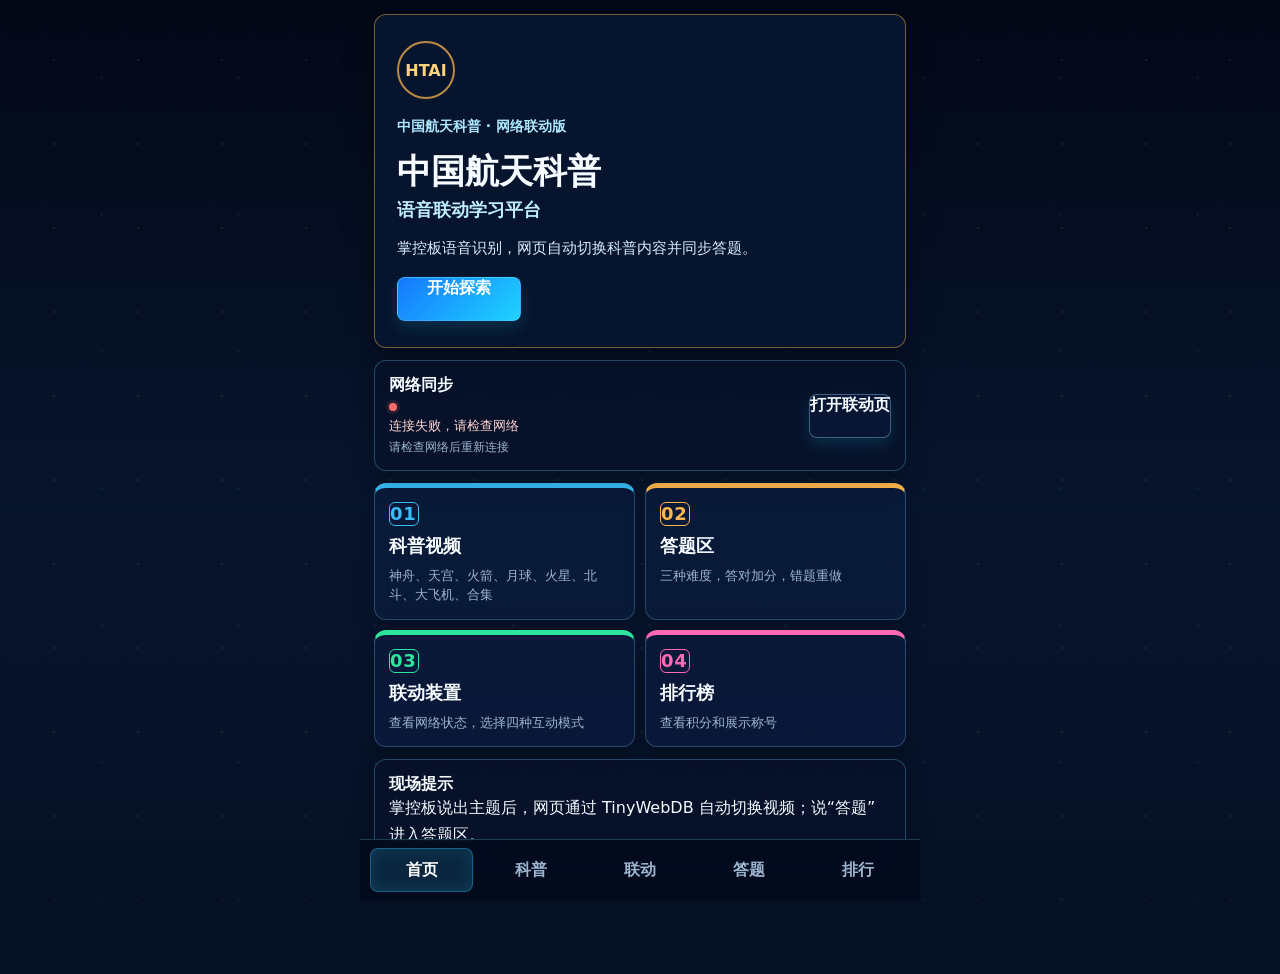
<file: index.html>
﻿<!doctype html>
<html lang="zh-CN">
<head>
  <meta charset="utf-8" />
  <meta name="viewport" content="width=device-width, initial-scale=1, viewport-fit=cover" />
  <title>航天AI讲解机</title>
  <link rel="stylesheet" href="assets/app.css?v=ui6" />
  <script src="assets/app-data.js?v=remote6" defer></script>
  <script src="assets/app-common.js?v=ui6" defer></script>
</head>
<body data-page="home">
  <main class="app-page home-page">
    <section class="home-hero">
      <div class="orbit-mark" aria-hidden="true">HTAI</div>
      <p class="eyebrow">中国航天科普 · 网络联动版</p>
      <h1>中国航天科普</h1>
      <p class="hero-subtitle">语音联动学习平台</p>
      <p class="hero-copy">掌控板语音识别，网页自动切换科普内容并同步答题。</p>
      <a class="button hero-action" href="science.html?v=network5">开始探索</a>
    </section>

    <section class="bt-card compact" data-network-panel>
      <div>
        <strong>网络同步</strong>
        <span class="status-line"><i class="status-dot" aria-hidden="true"></i><span id="cloudStatus" aria-live="polite">连接中</span></span>
        <small id="cloudSyncTime" class="sync-time">尚未同步</small>
      </div>
      <a class="button secondary" href="device.html?v=network5">打开联动页</a>
    </section>

    <section class="entry-grid" aria-label="首页入口">
      <a class="entry-card science" href="science.html?v=network5">
        <span class="entry-icon" aria-hidden="true">01</span>
        <span>科普视频</span>
        <small>神舟、天宫、火箭、月球、火星、北斗、大飞机、合集</small>
      </a>
      <a class="entry-card quiz" href="quiz.html?v=network5&mode=dati">
        <span class="entry-icon" aria-hidden="true">02</span>
        <span>答题区</span>
        <small>三种难度，答对加分，错题重做</small>
      </a>
      <a class="entry-card device" href="device.html?v=network5">
        <span class="entry-icon" aria-hidden="true">03</span>
        <span>联动装置</span>
        <small>查看网络状态，选择四种互动模式</small>
      </a>
      <a class="entry-card rank" href="rank.html">
        <span class="entry-icon" aria-hidden="true">04</span>
        <span>排行榜</span>
        <small>查看积分和展示称号</small>
      </a>
    </section>

    <section class="tip-card">
      <strong>现场提示</strong>
      <p>掌控板说出主题后，网页通过 TinyWebDB 自动切换视频；说“答题”进入答题区。</p>
    </section>
  </main>

  <nav class="bottom-nav" aria-label="底部导航">
    <a class="active" href="index.html">首页</a>
    <a href="science.html?v=network5">科普</a>
    <a href="device.html?v=network5">联动</a>
    <a href="quiz.html?v=network5&mode=dati">答题</a>
    <a href="rank.html">排行</a>
  </nav>
</body>
</html>
</file>
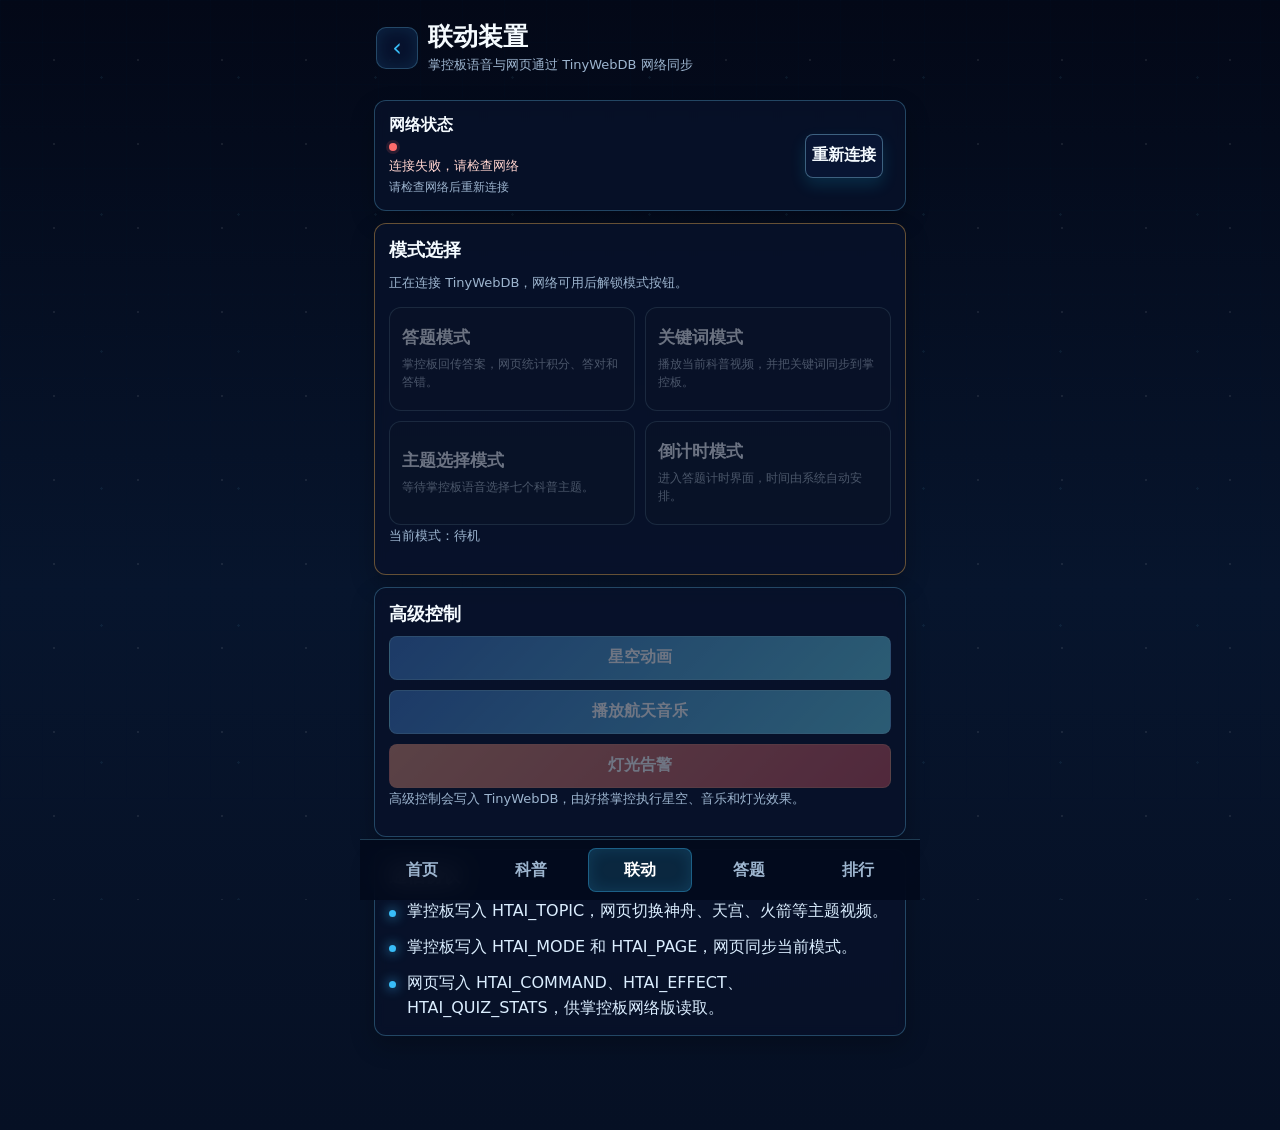
<file: device.html>
<!doctype html>
<html lang="zh-CN">
<head>
  <meta charset="utf-8" />
  <meta name="viewport" content="width=device-width, initial-scale=1, viewport-fit=cover" />
  <meta http-equiv="Cache-Control" content="no-store, no-cache, must-revalidate" />
  <meta http-equiv="Pragma" content="no-cache" />
  <meta http-equiv="Expires" content="0" />
  <title>联动装置</title>
  <link rel="stylesheet" href="assets/app.css?v=ui6" />
  <script src="assets/app-data.js?v=remote6" defer></script>
  <script src="assets/app-common.js?v=ui6" defer></script>
  <script src="assets/device.js?v=ui6" defer></script>
</head>
<body data-page="device">
  <main class="app-page">
    <header class="topbar">
      <a class="back" href="index.html" aria-label="返回首页">‹</a>
      <div class="title-wrap">
        <h1>联动装置</h1>
        <div class="subtitle">掌控板语音与网页通过 TinyWebDB 网络同步</div>
      </div>
    </header>

    <section class="bt-card" data-network-panel>
      <div>
        <strong>网络状态</strong>
        <span class="status-line"><i class="status-dot" aria-hidden="true"></i><span id="cloudStatus" aria-live="polite">连接中</span></span>
        <small id="cloudSyncTime" class="sync-time">尚未同步</small>
      </div>
      <button id="cloudRefresh" class="secondary" type="button" aria-label="重新连接 TinyWebDB">重新连接</button>
    </section>

    <section class="panel mode-panel">
      <h2>模式选择</h2>
      <p class="muted" id="modeHint">网络同步正常后解锁，网络不可用时模式按钮暂不可用。</p>
      <div class="mode-grid">
        <button class="mode-button" data-mode="dati" type="button">
          <span>答题模式</span>
          <small>掌控板回传答案，网页统计积分、答对和答错。</small>
        </button>
        <button class="mode-button" data-mode="keyword" type="button">
          <span>关键词模式</span>
          <small>播放当前科普视频，并把关键词同步到掌控板。</small>
        </button>
        <button class="mode-button" data-mode="theme" type="button">
          <span>主题选择模式</span>
          <small>等待掌控板语音选择七个科普主题。</small>
        </button>
        <button class="mode-button" data-mode="countdown" type="button">
          <span>倒计时模式</span>
          <small>进入答题计时界面，时间由系统自动安排。</small>
        </button>
      </div>
      <p class="muted" id="currentModeText">当前模式：待机</p>
    </section>

    <section class="panel">
      <h2>高级控制</h2>
      <div class="remote-grid">
        <button data-send-command="STAR" type="button">星空动画</button>
        <button data-send-command="MUSIC" type="button">播放航天音乐</button>
        <button class="warn" data-send-command="WARN" type="button">灯光告警</button>
      </div>
      <p class="muted">高级控制会写入 TinyWebDB，由好搭掌控执行星空、音乐和灯光效果。</p>
    </section>

    <section class="panel">
      <h2>通信协议</h2>
      <ul class="list">
        <li>掌控板写入 HTAI_TOPIC，网页切换神舟、天宫、火箭等主题视频。</li>
        <li>掌控板写入 HTAI_MODE 和 HTAI_PAGE，网页同步当前模式。</li>
        <li>网页写入 HTAI_COMMAND、HTAI_EFFECT、HTAI_QUIZ_STATS，供掌控板网络版读取。</li>
      </ul>
    </section>
  </main>

  <div class="toast" id="toast" hidden></div>
  <nav class="bottom-nav" aria-label="底部导航">
    <a href="index.html">首页</a>
    <a href="science.html?v=network5">科普</a>
    <a class="active" href="device.html?v=network5">联动</a>
    <a href="quiz.html?v=network5&mode=dati">答题</a>
    <a href="rank.html">排行</a>
  </nav>
</body>
</html>
</file>
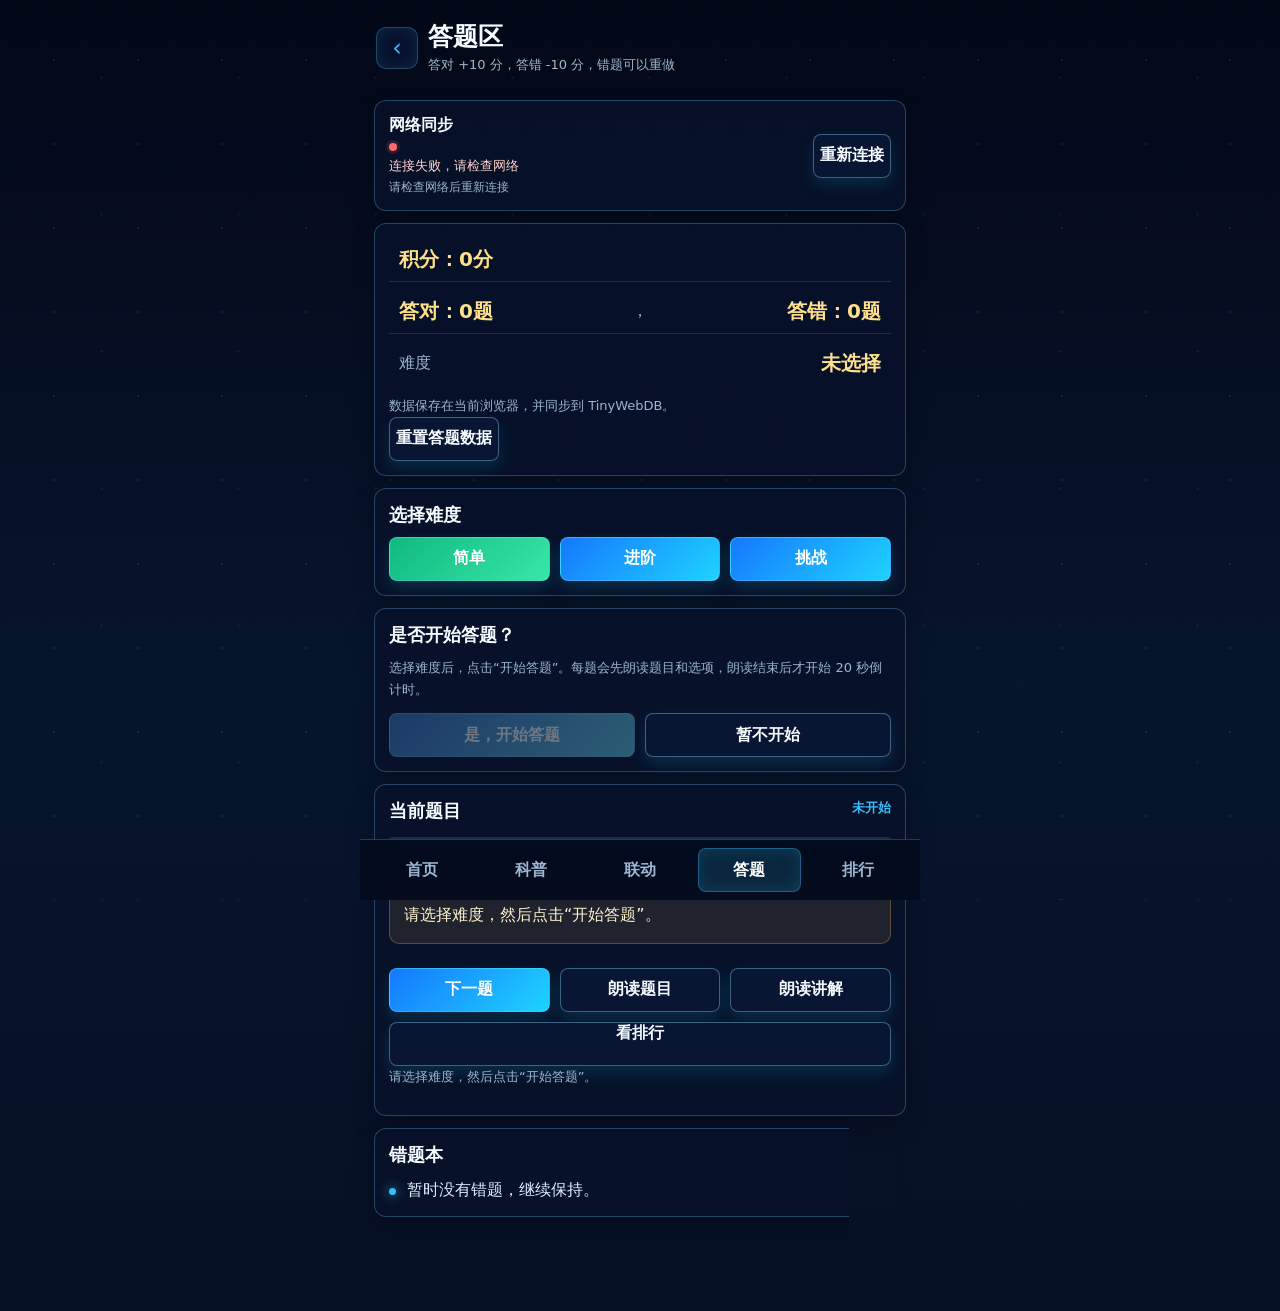
<file: quiz.html>
﻿<!doctype html>
<html lang="zh-CN">
<head>
  <meta charset="utf-8" />
  <meta name="viewport" content="width=device-width, initial-scale=1, viewport-fit=cover" />
  <title>答题区</title>
  <link rel="stylesheet" href="assets/app.css?v=ui7" />
  <script src="assets/app-data.js?v=remote6" defer></script>
  <script src="assets/app-common.js?v=ui6" defer></script>
  <script src="assets/quiz.js?v=ui7" defer></script>
</head>
<body data-page="quiz">
  <main class="app-page">
    <header class="topbar">
      <a class="back" href="index.html" aria-label="返回首页">‹</a>
      <div class="title-wrap">
        <h1>答题区</h1>
        <div class="subtitle">答对 +10 分，答错 -10 分，错题可以重做</div>
      </div>
    </header>

    <section class="bt-card compact" data-network-panel>
      <div>
        <strong>网络同步</strong>
        <span class="status-line"><i class="status-dot" aria-hidden="true"></i><span id="cloudStatus" aria-live="polite">连接中</span></span>
        <small id="cloudSyncTime" class="sync-time">尚未同步</small>
      </div>
      <button id="cloudRefresh" class="secondary" type="button" aria-label="重新连接 TinyWebDB">重新连接</button>
    </section>

    <section class="panel">
      <div class="quiz-stats" aria-label="答题统计">
        <div><strong id="scoreText">积分：0分</strong></div>
        <div>
          <strong id="correctText">答对：0题</strong><span class="stats-separator">，</span><strong id="wrongText">答错：0题</strong>
        </div>
        <div><span>难度</span><strong id="levelText">未选择</strong></div>
      </div>
      <p class="muted stats-note">数据保存在当前浏览器，并同步到 TinyWebDB。</p>
      <button id="resetQuiz" class="secondary" type="button">重置答题数据</button>
    </section>

    <section class="panel">
      <h2>选择难度</h2>
      <div class="quiz-grid" id="levelGrid">
        <button class="active" data-level="easy" type="button">简单</button>
        <button data-level="normal" type="button">进阶</button>
        <button data-level="hard" type="button">挑战</button>
      </div>
    </section>

    <section class="panel" id="startPanel">
      <h2>是否开始答题？</h2>
      <p class="muted">选择难度后，点击“开始答题”。每题会先朗读题目和选项，朗读结束后才开始 20 秒倒计时。</p>
      <div class="button-row two">
        <button id="startQuiz" type="button">是，开始答题</button>
        <button id="pauseQuiz" class="secondary" type="button">暂不开始</button>
      </div>
    </section>

    <section class="panel">
      <div class="quiz-progress-head">
        <h2>当前题目</h2>
        <strong id="questionProgress">第 1 / 30 题</strong>
      </div>
      <div class="progress-track" aria-hidden="true"><span id="quizProgressBar"></span></div>
    </section>

    <section class="panel">
      <div class="question-box" id="questionText">准备出题...</div>
      <div class="choice-grid" id="choiceGrid"></div>
      <div class="button-row">
        <button id="nextQuestion" type="button">下一题</button>
        <button id="speakQuestion" class="secondary" type="button">朗读题目</button>
        <button id="speakExplain" class="secondary" type="button">朗读讲解</button>
        <a class="button secondary" href="rank.html">看排行</a>
      </div>
      <p class="muted" id="quizNotice" aria-live="polite">请选择一个答案。</p>
      <div class="answer-explanation" id="answerExplanation" hidden></div>
      <section class="quiz-summary" id="quizSummary" hidden aria-live="polite"></section>
    </section>

    <section class="panel">
      <h2>错题本</h2>
      <ul class="list" id="wrongList"></ul>
    </section>
  </main>

  <div class="toast" id="toast" hidden></div>
  <nav class="bottom-nav" aria-label="底部导航">
    <a href="index.html">首页</a>
    <a href="science.html?v=network5">科普</a>
    <a href="device.html?v=network5">联动</a>
    <a class="active" href="quiz.html?v=network5&mode=dati">答题</a>
    <a href="rank.html">排行</a>
  </nav>
</body>
</html>
</file>
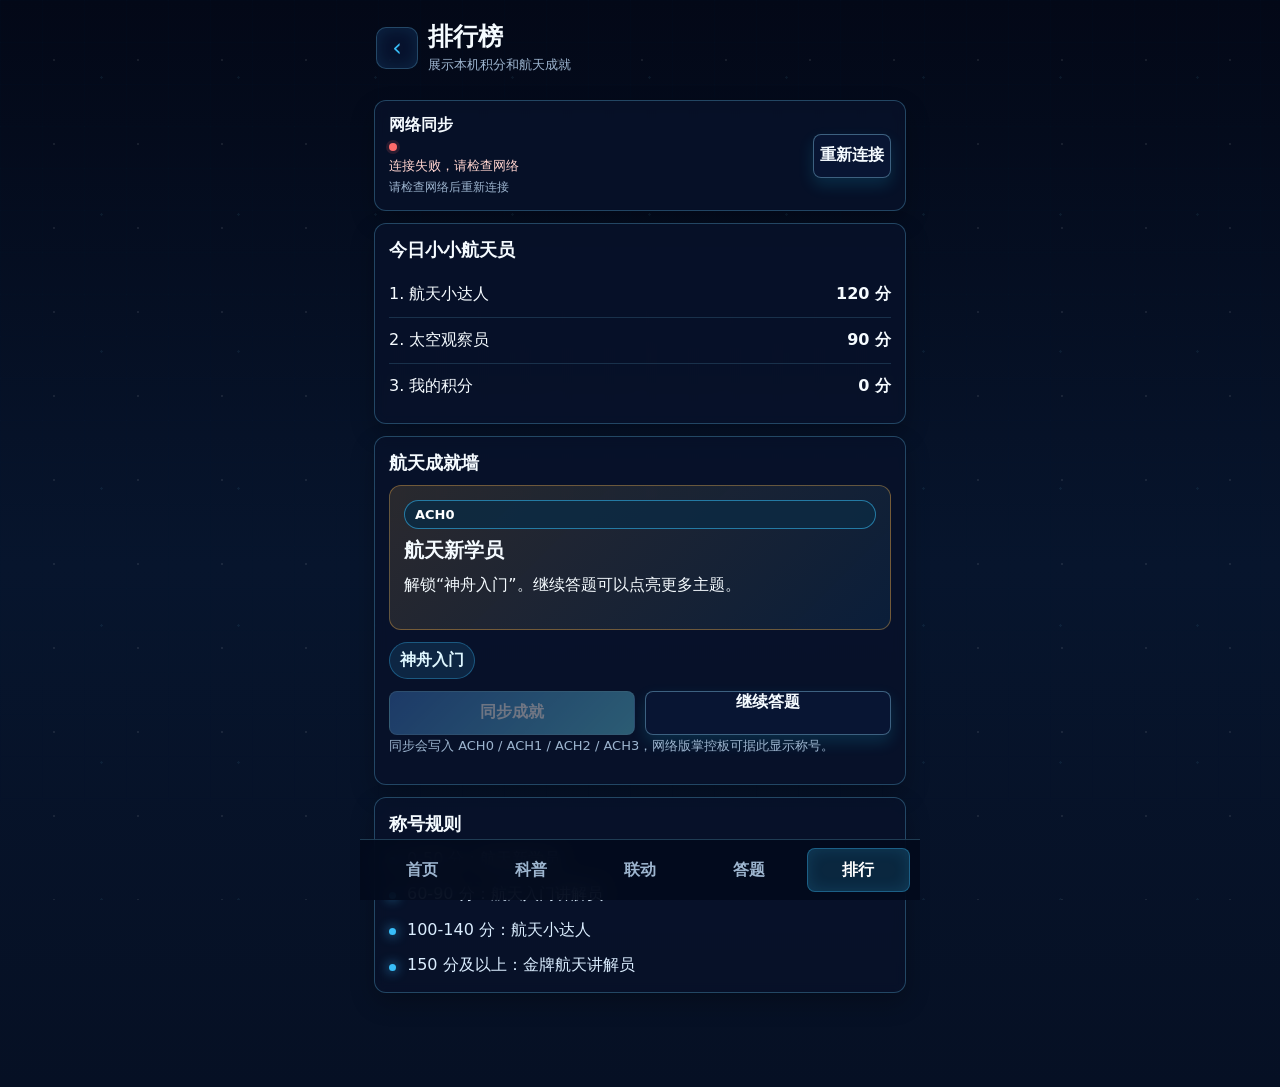
<file: rank.html>
<!doctype html>
<html lang="zh-CN">
<head>
  <meta charset="utf-8" />
  <meta name="viewport" content="width=device-width, initial-scale=1, viewport-fit=cover" />
  <title>排行榜</title>
  <link rel="stylesheet" href="assets/app.css?v=ui6" />
  <script src="assets/app-data.js?v=remote6" defer></script>
  <script src="assets/app-common.js?v=ui6" defer></script>
  <script src="assets/rank.js?v=ui6" defer></script>
</head>
<body data-page="rank">
  <main class="app-page">
    <header class="topbar">
      <a class="back" href="index.html" aria-label="返回首页">‹</a>
      <div class="title-wrap">
        <h1>排行榜</h1>
        <div class="subtitle">展示本机积分和航天成就</div>
      </div>
    </header>

    <section class="bt-card compact" data-network-panel>
      <div>
        <strong>网络同步</strong>
        <span class="status-line"><i class="status-dot" aria-hidden="true"></i><span id="cloudStatus" aria-live="polite">连接中</span></span>
        <small id="cloudSyncTime" class="sync-time">尚未同步</small>
      </div>
      <button id="cloudRefresh" class="secondary" type="button" aria-label="重新连接 TinyWebDB">重新连接</button>
    </section>

    <section class="panel">
      <h2>今日小小航天员</h2>
      <div class="rank-item"><span>1. 航天小达人</span><strong>120 分</strong></div>
      <div class="rank-item"><span>2. 太空观察员</span><strong>90 分</strong></div>
      <div class="rank-item"><span>3. 我的积分</span><strong id="myScore">0 分</strong></div>
    </section>

    <section class="panel achievement-wall">
      <h2>航天成就墙</h2>
      <div class="achievement-card">
        <span class="badge" id="achievementLevel">ACH0</span>
        <strong id="achievementTitle">航天新学员</strong>
        <p id="achievementDesc">解锁“神舟入门”。继续答题可以点亮更多主题。</p>
      </div>
      <div class="tag-grid" id="achievementTags"></div>
      <div class="button-row two">
        <button id="syncAchievement" type="button">同步成就</button>
        <a class="button secondary" href="quiz.html">继续答题</a>
      </div>
      <p class="muted">同步会写入 ACH0 / ACH1 / ACH2 / ACH3，网络版掌控板可据此显示称号。</p>
    </section>

    <section class="panel">
      <h2>称号规则</h2>
      <ul class="list">
        <li>0-50 分：航天新学员</li>
        <li>60-90 分：航天入门讲解员</li>
        <li>100-140 分：航天小达人</li>
        <li>150 分及以上：金牌航天讲解员</li>
      </ul>
    </section>
  </main>

  <div class="toast" id="toast" hidden></div>
  <nav class="bottom-nav" aria-label="底部导航">
    <a href="index.html">首页</a>
    <a href="science.html?v=network5">科普</a>
    <a href="device.html?v=network5">联动</a>
    <a href="quiz.html?v=network5&mode=dati">答题</a>
    <a class="active" href="rank.html">排行</a>
  </nav>
</body>
</html>
</file>
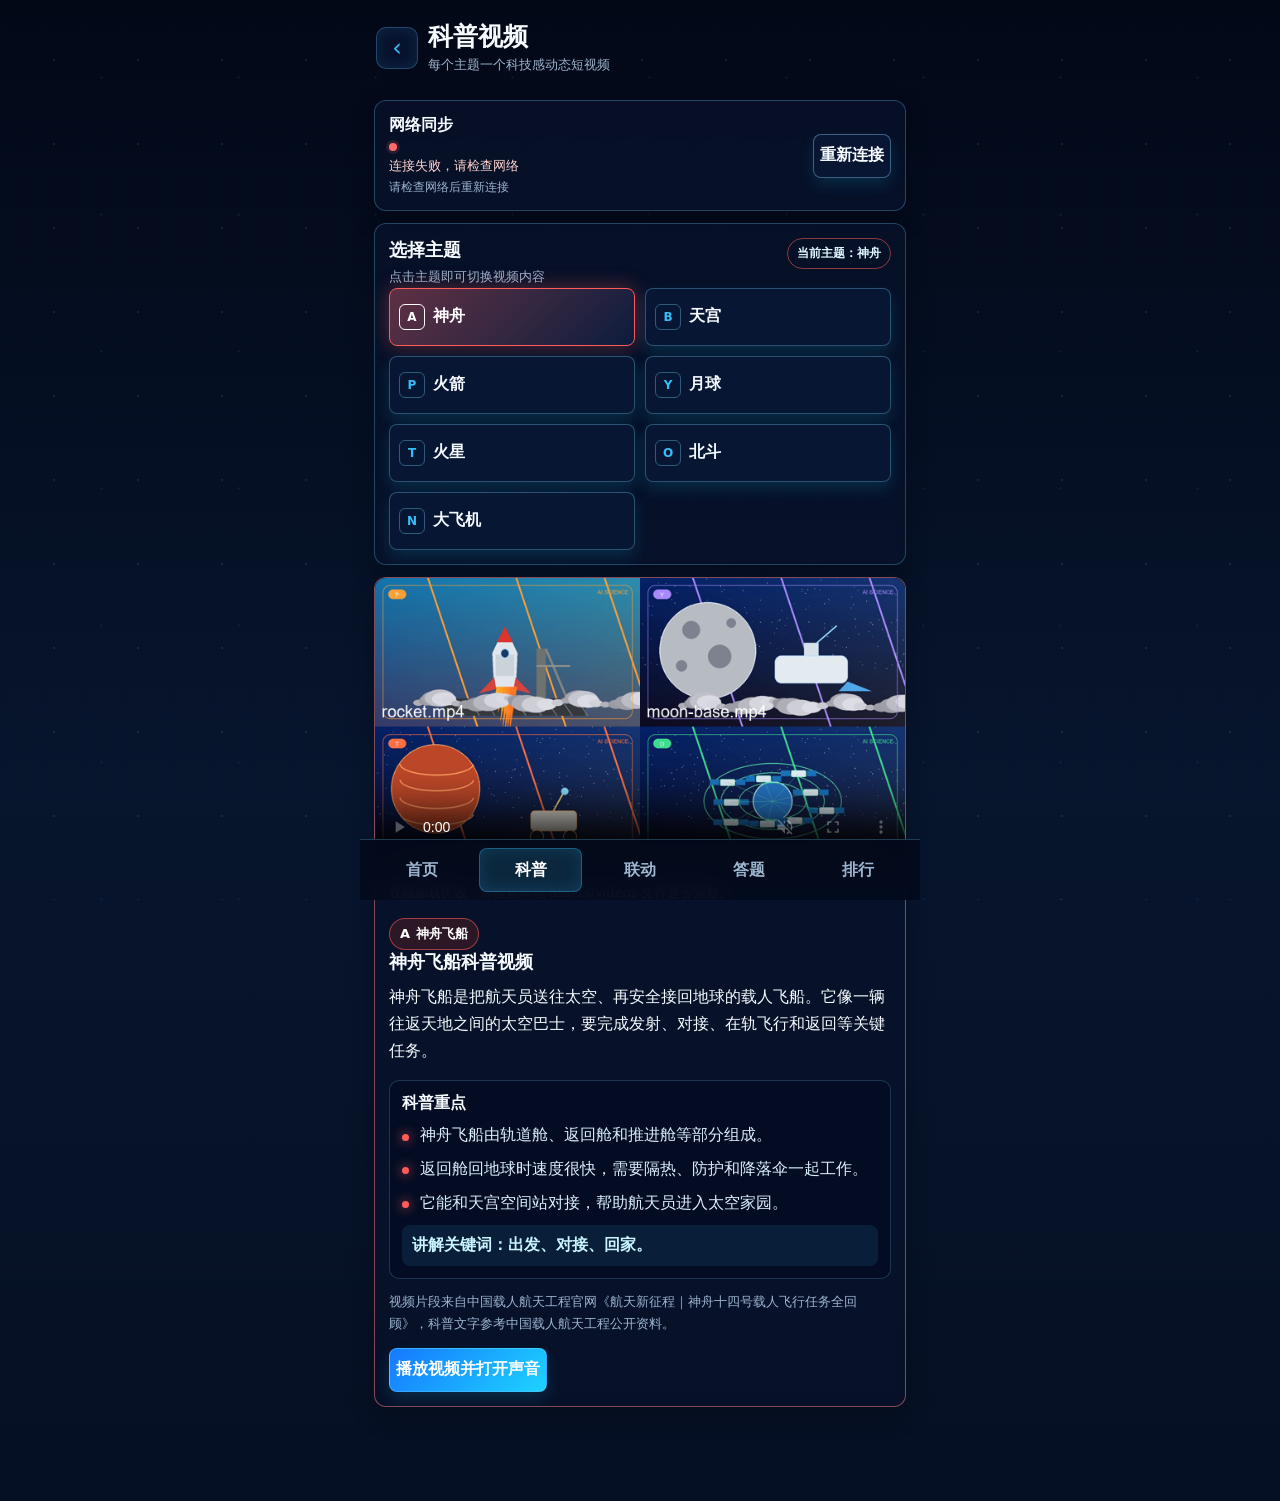
<file: science.html>
<!doctype html>
<html lang="zh-CN">
<head>
  <meta charset="utf-8" />
  <meta name="viewport" content="width=device-width, initial-scale=1, viewport-fit=cover" />
  <meta http-equiv="Cache-Control" content="no-store, no-cache, must-revalidate" />
  <meta http-equiv="Pragma" content="no-cache" />
  <meta http-equiv="Expires" content="0" />
  <title>科普视频</title>
  <link rel="stylesheet" href="assets/app.css?v=ui7" />
  <script src="assets/app-data.js?v=network5" defer></script>
  <script src="assets/app-common.js?v=ui6" defer></script>
  <script src="assets/science.js?v=ui7" defer></script>
</head>
<body data-page="science">
  <main class="app-page">
    <header class="topbar">
      <a class="back" href="index.html" aria-label="返回首页">‹</a>
      <div class="title-wrap">
        <h1>科普视频</h1>
        <div class="subtitle">每个主题一个科技感动态短视频</div>
      </div>
    </header>

    <section class="bt-card compact" data-network-panel>
      <div>
        <strong>网络同步</strong>
        <span class="status-line"><i class="status-dot" aria-hidden="true"></i><span id="cloudStatus" aria-live="polite">连接中</span></span>
        <small id="cloudSyncTime" class="sync-time">尚未同步</small>
      </div>
      <button id="cloudRefresh" class="secondary" type="button" aria-label="重新连接 TinyWebDB">重新连接</button>
    </section>

    <section class="panel" id="modeNoticePanel" hidden>
      <strong id="scienceModeNotice"></strong>
    </section>

    <section class="panel" id="themeSelectorPanel">
      <div class="section-heading">
        <div>
          <h2>选择主题</h2>
          <p class="muted">点击主题即可切换视频内容</p>
        </div>
        <span class="theme-chip" id="activeThemeChip">当前主题</span>
      </div>
      <div class="theme-grid" id="themeGrid"></div>
    </section>

    <section class="panel" id="keywordPanel" hidden>
        <h2>关键词模式</h2>
      <div class="keyword-scroll" id="keywordScroll">等待关键词发送...</div>
    </section>

    <section class="video-card">
      <video id="themeVideo" controls playsinline preload="metadata" poster="assets/videos/science-video-preview-tech3.png">
        <source src="assets/videos/shenzhou-web-sm.mp4" type="video/mp4" />
      </video>
      <p class="video-status" id="videoStatus" role="status"></p>
      <div class="video-body">
        <span class="badge"><span id="themeCode">A</span><span id="themeTitle">神舟飞船</span></span>
        <h2 id="videoLabel">神舟飞船科普视频</h2>
        <p id="themeCopy"></p>
        <div class="science-detail">
          <h3>科普重点</h3>
          <ul class="science-list" id="themeFacts"></ul>
          <div class="science-prompt" id="themePrompt"></div>
        </div>
        <p class="muted" id="themeSource"></p>
        <button id="playVideo" type="button">播放视频并打开声音</button>
      </div>
    </section>
  </main>

  <div class="toast" id="toast" hidden></div>
  <script>
    // 关键词模式：主题按钮显示在最上方，并套用联动页模式按钮样式（只改样式，不动原有功能）
    window.addEventListener('load', function () {
      if (new URLSearchParams(location.search).get('mode') !== 'keyword') return;
      var panel = document.getElementById('themeSelectorPanel');
      if (panel) panel.hidden = false;
      var grid = document.getElementById('themeGrid');
      if (!grid) return;
      grid.className = 'mode-grid';
      grid.querySelectorAll('button').forEach(function (b) { b.className = 'mode-button'; });
    });
  </script>
  <nav class="bottom-nav" aria-label="底部导航">
    <a href="index.html">首页</a>
    <a class="active" href="science.html?v=network5">科普</a>
    <a href="device.html?v=network5">联动</a>
    <a href="quiz.html?v=network5&mode=dati">答题</a>
    <a href="rank.html">排行</a>
  </nav>
</body>
</html>
</file>
<file: assets/app.css>
:root {
  color-scheme: dark;
  --bg: #040a1a;
  --panel: rgba(8, 18, 42, 0.82);
  --panel-strong: rgba(10, 26, 58, 0.94);
  --ink: #f5fbff;
  --muted: #9db5cf;
  --line: rgba(111, 210, 255, 0.28);
  --blue: #38bdf8;
  --green: #2ee59d;
  --sun: #ffb84d;
  --pink: #ff69b4;
  --red: #ff6b6b;
  --theme: #38bdf8;
  --shadow: 0 18px 44px rgba(0, 0, 0, 0.35);
}

* { box-sizing: border-box; }

body {
  margin: 0;
  min-height: 100vh;
  background:
    radial-gradient(circle at 18% 8%, rgba(255, 136, 61, 0.26) 0 10%, transparent 28%),
    radial-gradient(circle at 86% 16%, rgba(56, 189, 248, 0.2) 0 8%, transparent 24%),
    linear-gradient(180deg, #030617 0%, #07152d 48%, #061024 100%);
  color: var(--ink);
  font-family: "Microsoft YaHei", "PingFang SC", system-ui, sans-serif;
}

body::before {
  content: "";
  position: fixed;
  inset: 0;
  pointer-events: none;
  background:
    linear-gradient(rgba(76, 201, 255, 0.08) 1px, transparent 1px),
    linear-gradient(90deg, rgba(76, 201, 255, 0.08) 1px, transparent 1px);
  background-size: 42px 42px;
  mask-image: linear-gradient(180deg, rgba(0,0,0,.9), rgba(0,0,0,.2));
}

body::after {
  content: "";
  position: fixed;
  inset: 0;
  pointer-events: none;
  background-image:
    radial-gradient(circle, rgba(255,255,255,.8) 0 1px, transparent 1.5px),
    radial-gradient(circle, rgba(120,220,255,.65) 0 1px, transparent 1.5px);
  background-size: 84px 84px, 137px 137px;
  background-position: 12px 18px, 33px 9px;
  opacity: .55;
}

button, input, select { font: inherit; }

button, .button {
  min-height: 44px;
  border: 1px solid rgba(105, 218, 255, 0.42);
  border-radius: 8px;
  background: linear-gradient(135deg, #1578ff, #1ed3ff);
  color: #fff;
  font-weight: 900;
  text-decoration: none;
  cursor: pointer;
  box-shadow: 0 10px 24px rgba(30, 211, 255, 0.2);
}

button.secondary, .button.secondary, .ghost-button {
  border: 1px solid rgba(150, 224, 255, 0.38);
  background: rgba(10, 24, 56, 0.78);
  color: var(--ink);
}

button.warn {
  background: linear-gradient(135deg, #ff7b4f, #ff344f);
  border-color: rgba(255, 126, 90, .55);
}

.app-page {
  position: relative;
  z-index: 1;
  width: min(100%, 560px);
  min-height: 100vh;
  margin: 0 auto;
  padding: 14px 14px 94px;
}

.topbar {
  display: flex;
  align-items: center;
  gap: 10px;
  padding: 8px 2px 14px;
}

.back {
  display: grid;
  place-items: center;
  width: 42px;
  height: 42px;
  border: 1px solid var(--line);
  border-radius: 10px;
  background: rgba(8, 20, 48, 0.9);
  color: var(--blue);
  font-size: 24px;
  text-decoration: none;
  box-shadow: inset 0 0 16px rgba(56, 189, 248, .12);
}

.title-wrap { flex: 1; min-width: 0; }

h1, h2, h3, p { margin-top: 0; }
h1 { margin-bottom: 4px; font-size: 25px; line-height: 1.2; }
h2 { margin-bottom: 10px; font-size: 18px; }
p { line-height: 1.68; }

.subtitle, .muted {
  color: var(--muted);
  font-size: 13px;
}

.home-hero {
  position: relative;
  overflow: hidden;
  min-height: 420px;
  border: 1px solid rgba(255, 184, 77, 0.46);
  border-radius: 14px;
  background: #020817;
  box-shadow: 0 22px 54px rgba(0, 0, 0, .42), inset 0 0 34px rgba(255, 184, 77, .12);
}

.hero-video {
  position: absolute;
  inset: 0;
  width: 100%;
  height: 100%;
  object-fit: cover;
}

.hero-shade {
  position: absolute;
  inset: 0;
  background: linear-gradient(180deg, rgba(3, 8, 23, .08), rgba(3, 8, 23, .38) 46%, rgba(3, 8, 23, .86));
}

.hero-content {
  position: absolute;
  inset: auto 16px 16px;
  padding: 16px;
  border: 1px solid rgba(255, 184, 77, .46);
  border-radius: 12px;
  background: rgba(2, 8, 22, .7);
  backdrop-filter: blur(7px);
}

.orbit-mark {
  display: grid;
  place-items: center;
  width: 58px;
  height: 58px;
  border: 2px solid rgba(255, 184, 77, 0.72);
  border-radius: 50%;
  color: #ffd27b;
  font-weight: 900;
  letter-spacing: 0;
}

.eyebrow {
  margin: 16px 0 8px;
  color: #aee8ff;
  font-size: 14px;
  font-weight: 900;
}

.home-hero h1 {
  max-width: 9em;
  margin: 0;
  font-size: 34px;
  text-shadow: 0 0 18px rgba(255, 184, 77, .36);
}

.hero-copy {
  max-width: 28em;
  margin: 12px 0 14px;
  color: #d8eeff;
  font-size: 15px;
}

.bt-card,
.panel,
.tip-card,
.video-card {
  margin-top: 12px;
  padding: 14px;
  border: 1px solid var(--line);
  border-radius: 12px;
  background: var(--panel);
  box-shadow: var(--shadow), inset 0 0 28px rgba(56, 189, 248, .08);
  backdrop-filter: blur(10px);
}

.bt-card {
  display: grid;
  grid-template-columns: 1fr auto auto;
  gap: 8px;
  align-items: center;
}

.bt-card.compact { grid-template-columns: 1fr auto; }
.bt-card span { display: block; margin-top: 3px; color: var(--muted); font-size: 13px; }
.bt-card .ok { color: var(--green); }

.entry-grid,
.theme-grid,
.remote-grid,
.quiz-grid,
.choice-grid {
  display: grid;
  gap: 10px;
}

.entry-grid {
  grid-template-columns: repeat(2, 1fr);
  margin-top: 12px;
}

.entry-card {
  min-height: 122px;
  padding: 14px;
  border: 1px solid var(--line);
  border-radius: 12px;
  background:
    linear-gradient(135deg, rgba(12, 30, 68, .92), rgba(8, 18, 40, .92));
  color: var(--ink);
  text-decoration: none;
  box-shadow: 0 14px 30px rgba(0, 0, 0, .26), inset 0 0 20px rgba(56, 189, 248, .08);
}

.entry-card span {
  display: block;
  font-size: 18px;
  font-weight: 900;
}

.entry-card small {
  display: block;
  margin-top: 8px;
  color: var(--muted);
  line-height: 1.45;
}

.entry-card.science { border-top: 5px solid var(--blue); }
.entry-card.device { border-top: 5px solid var(--green); }
.entry-card.quiz { border-top: 5px solid var(--sun); }
.entry-card.rank { border-top: 5px solid var(--pink); }

.theme-grid { grid-template-columns: repeat(2, 1fr); }

.theme-button {
  min-height: 58px;
  padding: 9px;
  border: 1px solid rgba(123, 218, 255, .3);
  background: rgba(9, 24, 54, .88);
  color: var(--ink);
}

.theme-button.active {
  border-color: var(--theme);
  color: #fff;
  background: linear-gradient(135deg, color-mix(in srgb, var(--theme) 35%, #091836), rgba(11, 28, 62, .96));
  box-shadow: 0 0 20px color-mix(in srgb, var(--theme) 35%, transparent);
}

.video-card {
  overflow: hidden;
  padding: 0;
  border-color: color-mix(in srgb, var(--theme) 45%, rgba(111, 210, 255, .24));
}

.video-card video {
  display: block;
  width: 100%;
  aspect-ratio: 16 / 9;
  background: #020817;
  object-fit: cover;
}

.video-frame iframe {
  display: block;
  width: 100%;
  aspect-ratio: 16 / 9;
  border: 0;
  background: #020817;
}

.video-body { padding: 14px; }

.badge {
  display: inline-flex;
  align-items: center;
  gap: 6px;
  padding: 6px 10px;
  border: 1px solid color-mix(in srgb, var(--theme) 55%, transparent);
  border-radius: 999px;
  background: color-mix(in srgb, var(--theme) 16%, rgba(4, 10, 26, .86));
  color: #fff;
  font-size: 13px;
  font-weight: 900;
}

.science-detail {
  margin: 12px 0;
  padding: 12px;
  border: 1px solid rgba(123, 218, 255, .2);
  border-radius: 10px;
  background: rgba(3, 12, 32, .58);
}

.science-detail h3 {
  margin: 0 0 8px;
  font-size: 16px;
}

.science-list {
  display: grid;
  gap: 8px;
  margin: 0;
  padding: 0;
  list-style: none;
}

.science-list li,
.list li {
  position: relative;
  padding-left: 18px;
  color: #dbeeff;
  line-height: 1.6;
}

.science-list li::before,
.list li::before {
  content: "";
  position: absolute;
  left: 0;
  top: .7em;
  width: 7px;
  height: 7px;
  border-radius: 50%;
  background: var(--theme);
  box-shadow: 0 0 12px var(--theme);
}

.science-prompt {
  margin-top: 10px;
  padding: 10px;
  border-radius: 8px;
  background: rgba(56, 189, 248, .1);
  color: #c9f4ff;
  font-weight: 800;
}

.remote-grid { grid-template-columns: 1fr; }
.quiz-grid { grid-template-columns: repeat(3, 1fr); }
.choice-grid { grid-template-columns: 1fr; margin-top: 12px; }

.quiz-grid button.active,
.choice-grid button.correct {
  background: linear-gradient(135deg, #10b981, #38e7a7);
}

.choice-grid button.wrong {
  background: linear-gradient(135deg, #f59e0b, #ff6b6b);
}

.score-line,
.rank-item,
.button-row {
  display: flex;
  align-items: center;
  gap: 10px;
}

.score-line { justify-content: space-between; }
.score-line strong {
  font-size: 38px;
  color: #ffe08a;
  text-shadow: 0 0 18px rgba(255, 224, 138, .35);
}

.quiz-stats {
  display: grid;
  gap: 8px;
}

.quiz-stats > div {
  display: flex;
  align-items: center;
  justify-content: space-between;
  min-height: 42px;
  padding: 8px 10px;
  border-bottom: 1px solid rgba(123, 218, 255, .16);
}

.quiz-stats > div:last-child { border-bottom: 0; }
.quiz-stats span { color: var(--muted); }
.quiz-stats strong { color: #ffe08a; font-size: 20px; }
.quiz-stats .stats-separator { padding: 0 4px; color: var(--muted); }
.stats-note { margin: 10px 0 0; }

.question-box {
  padding: 14px;
  border: 1px solid rgba(255, 184, 77, .28);
  border-radius: 10px;
  background: rgba(255, 184, 77, .1);
  color: #fff3d0;
  line-height: 1.7;
}

.button-row {
  flex-wrap: wrap;
  margin-top: 12px;
}

.button-row > * { flex: 1 1 120px; text-align: center; }
.button-row.two > * { flex-basis: 45%; }

.list {
  display: grid;
  gap: 10px;
  margin: 0;
  padding: 0;
  list-style: none;
}

.rank-item {
  justify-content: space-between;
  padding: 12px 0;
  border-bottom: 1px solid rgba(123, 218, 255, .16);
}

.rank-item:last-child { border-bottom: 0; }

.achievement-card {
  display: grid;
  gap: 8px;
  padding: 14px;
  border: 1px solid rgba(255, 184, 77, .36);
  border-radius: 12px;
  background: linear-gradient(135deg, rgba(255, 184, 77, .14), rgba(56, 189, 248, .08));
}

.achievement-card strong { font-size: 20px; }

.tag-grid {
  display: flex;
  flex-wrap: wrap;
  gap: 8px;
  margin: 12px 0;
}

.tag-grid span {
  padding: 7px 10px;
  border: 1px solid rgba(56, 189, 248, .34);
  border-radius: 999px;
  background: rgba(56, 189, 248, .12);
  color: #dff7ff;
  font-weight: 800;
}

.toast {
  position: fixed;
  z-index: 20;
  left: 50%;
  bottom: 88px;
  width: min(90vw, 440px);
  transform: translateX(-50%);
  padding: 12px 14px;
  border: 1px solid rgba(123, 218, 255, .45);
  border-radius: 12px;
  background: rgba(5, 16, 38, .94);
  color: #fff;
  box-shadow: var(--shadow);
}

.bottom-nav {
  position: fixed;
  z-index: 10;
  left: 50%;
  bottom: 0;
  display: grid;
  grid-template-columns: repeat(4, 1fr);
  gap: 6px;
  width: min(100%, 560px);
  padding: 8px 10px calc(8px + env(safe-area-inset-bottom));
  transform: translateX(-50%);
  border-top: 1px solid rgba(123, 218, 255, .24);
  background: rgba(3, 10, 28, .9);
  backdrop-filter: blur(12px);
}

.bottom-nav a {
  display: grid;
  place-items: center;
  min-height: 44px;
  border-radius: 8px;
  color: var(--muted);
  text-decoration: none;
  font-weight: 900;
}

.bottom-nav a.active {
  color: #fff;
  background: rgba(56, 189, 248, .16);
  box-shadow: inset 0 0 16px rgba(56, 189, 248, .14);
}

@media (max-width: 420px) {
  .app-page { padding-inline: 10px; }
  .home-hero { min-height: 390px; }
  .home-hero h1 { font-size: 30px; }
  .entry-grid { grid-template-columns: 1fr; }
  .bt-card, .bt-card.compact { grid-template-columns: 1fr; }
  .theme-grid { grid-template-columns: 1fr; }
  .quiz-grid { grid-template-columns: 1fr; }
}

/* tech3 cover page: inspired by the phone-cover reference, without using the photo itself. */
.cover-hero {
  display: grid;
  grid-template-rows: auto 1fr auto;
  min-height: min(76vh, 650px);
  padding: 22px 16px 18px;
  border-color: rgba(135, 216, 255, .5);
  background:
    radial-gradient(circle at 50% 52%, rgba(70, 165, 255, .2) 0 18%, transparent 44%),
    linear-gradient(180deg, rgba(4, 12, 34, .96), rgba(8, 20, 52, .88));
}

.cover-stars {
  position: absolute;
  inset: 0;
  background-image:
    radial-gradient(circle, rgba(255,255,255,.92) 0 1px, transparent 1.6px),
    radial-gradient(circle, rgba(125,220,255,.62) 0 1px, transparent 1.7px);
  background-size: 42px 42px, 73px 73px;
  background-position: 7px 14px, 28px 3px;
  opacity: .58;
}

.cover-top {
  position: relative;
  z-index: 2;
  text-align: center;
}

.cover-top .eyebrow {
  display: inline-flex;
  margin: 0 0 10px;
  padding: 6px 12px;
  border: 1px solid rgba(130, 220, 255, .38);
  border-radius: 999px;
  background: rgba(7, 22, 52, .62);
  color: #c8f2ff;
}

.cover-top h1 {
  max-width: 8em;
  margin: 0 auto;
  font-size: clamp(32px, 8vw, 48px);
  line-height: 1.08;
  text-shadow: 0 0 24px rgba(110, 218, 255, .42);
}

.cover-top .hero-copy {
  max-width: 22em;
  margin: 12px auto 0;
  color: #cfeeff;
}

.planet-video-wrap {
  position: relative;
  z-index: 2;
  align-self: center;
  justify-self: center;
  display: grid;
  place-items: center;
  width: min(78vw, 360px);
  aspect-ratio: 1;
  margin: 18px auto 14px;
  border-radius: 50%;
  filter: drop-shadow(0 0 30px rgba(94, 207, 255, .55));
}

.planet-video-wrap::before {
  content: "";
  position: absolute;
  inset: -16px;
  border-radius: 50%;
  border: 2px solid rgba(153, 226, 255, .35);
  box-shadow: inset 0 0 32px rgba(97, 209, 255, .28), 0 0 36px rgba(97, 209, 255, .26);
}

.planet-video {
  width: 100%;
  height: 100%;
  border: 3px solid rgba(224, 247, 255, .8);
  border-radius: 50%;
  background: #06152f;
  object-fit: cover;
}

.planet-ring {
  position: absolute;
  width: 118%;
  height: 32%;
  border: 2px solid rgba(180, 235, 255, .42);
  border-top-color: transparent;
  border-left-color: transparent;
  border-radius: 50%;
  transform: rotate(-13deg);
  pointer-events: none;
}

.planet-ring.two {
  width: 132%;
  height: 40%;
  border-color: rgba(255, 210, 120, .26);
  border-top-color: transparent;
  transform: rotate(13deg);
}

.center-play {
  position: absolute;
  width: 72px;
  height: 72px;
  min-height: 72px;
  border-radius: 50%;
  border-color: rgba(255,255,255,.62);
  background: rgba(255,255,255,.18);
  color: #fff;
  font-size: 28px;
  backdrop-filter: blur(8px);
}

.mission-nav {
  position: relative;
  z-index: 2;
  display: grid;
  grid-template-columns: repeat(4, 1fr);
  gap: 8px;
  padding: 9px;
  border: 1px solid rgba(145, 224, 255, .28);
  border-radius: 18px;
  background: rgba(2, 10, 28, .72);
  backdrop-filter: blur(10px);
}

.mission-nav a {
  display: grid;
  place-items: center;
  min-height: 46px;
  border-radius: 14px;
  color: #dff7ff;
  text-decoration: none;
  font-weight: 900;
}

.mission-nav a:first-child {
  background: linear-gradient(135deg, rgba(67, 169, 255, .86), rgba(30, 211, 255, .72));
  color: #fff;
  box-shadow: 0 0 22px rgba(56, 189, 248, .3);
}

body[data-page="science"] .video-card video {
  min-height: 230px;
  border-bottom: 1px solid color-mix(in srgb, var(--theme) 50%, rgba(123, 218, 255, .2));
}

@media (max-width: 420px) {
  .cover-hero {
    min-height: 620px;
    padding: 20px 12px 14px;
  }

  .planet-video-wrap {
    width: min(82vw, 330px);
  }

  .mission-nav {
    grid-template-columns: repeat(2, 1fr);
  }
}

button:disabled,
.button:disabled {
  cursor: not-allowed;
  opacity: .42;
  box-shadow: none;
  filter: grayscale(.45);
}

.mode-panel {
  border-color: rgba(255, 184, 77, .38);
}

.mode-grid {
  display: grid;
  grid-template-columns: repeat(2, 1fr);
  gap: 10px;
  margin-top: 12px;
}

.mode-button {
  min-height: 104px;
  padding: 12px;
  text-align: left;
  border: 1px solid rgba(123, 218, 255, .3);
  border-radius: 12px;
  background: rgba(8, 22, 52, .9);
  color: var(--ink);
  box-shadow: inset 0 0 18px rgba(56, 189, 248, .06);
}

.mode-button span {
  display: block;
  font-size: 17px;
  font-weight: 900;
}

.mode-button small {
  display: block;
  margin-top: 7px;
  color: var(--muted);
  font-size: 12px;
  font-weight: 500;
  line-height: 1.45;
}

.mode-button.idle {
  border-color: rgba(255, 184, 77, .36);
}

.countdown-row {
  display: flex;
  align-items: center;
  gap: 8px;
  margin-top: 12px;
  color: var(--muted);
  font-size: 13px;
}

.countdown-row button {
  min-width: 72px;
  min-height: 40px;
}

.answer-explanation {
  margin-top: 12px;
  padding: 11px 12px;
  border: 1px solid rgba(46, 229, 157, .28);
  border-radius: 10px;
  background: rgba(46, 229, 157, .1);
  color: #d9fff0;
  line-height: 1.65;
}

.keyword-scroll {
  min-height: 88px;
  display: flex;
  align-items: center;
  padding: 14px;
  overflow: hidden;
  border: 1px solid rgba(123, 218, 255, .28);
  border-radius: 10px;
  background: rgba(4, 14, 34, .76);
  color: #d9f5ff;
  font-size: 17px;
  font-weight: 800;
  line-height: 1.5;
}

.keyword-in {
  animation: keywordIn .65s ease both;
}

@keyframes keywordIn {
  from {
    opacity: 0;
    transform: translateY(12px);
  }
  to {
    opacity: 1;
    transform: translateY(0);
  }
}

@media (max-width: 420px) {
  .mode-grid {
    grid-template-columns: 1fr;
  }

  .mode-button {
    min-height: 88px;
  }

  .countdown-row {
    flex-wrap: wrap;
  }
}

/* Small visual pass for the competition build. Business logic and routes stay unchanged. */
body::before { opacity: .35; }
body::after { opacity: .22; }

button,
.button,
.entry-card,
.theme-button,
.bottom-nav a,
.back {
  transition: border-color .18s ease, background-color .18s ease, color .18s ease, transform .18s ease, opacity .18s ease;
}

button:hover:not(:disabled),
.button:hover,
.entry-card:hover,
.theme-button:hover,
.bottom-nav a:hover {
  transform: translateY(-1px);
}

button:active:not(:disabled),
.button:active,
.entry-card:active,
.theme-button:active {
  transform: translateY(0);
}

button:focus-visible,
.button:focus-visible,
.entry-card:focus-visible,
.theme-button:focus-visible,
.bottom-nav a:focus-visible,
.back:focus-visible {
  outline: 3px solid rgba(255, 184, 77, .9);
  outline-offset: 2px;
}

.home-hero {
  display: flex;
  min-height: 0;
  height: 334px;
  padding: 22px;
  flex-direction: column;
  align-items: flex-start;
  justify-content: center;
  border-radius: 12px;
  box-shadow: 0 16px 32px rgba(0, 0, 0, .28);
}

.home-hero h1 {
  max-width: none;
  margin-top: 4px;
  font-size: clamp(28px, 8vw, 34px);
  text-shadow: none;
}

.hero-subtitle {
  margin: 4px 0 0;
  color: #bfefff;
  font-size: 18px;
  font-weight: 800;
}

.hero-copy {
  max-width: 32em;
  margin: 10px 0 16px;
}

.hero-action {
  min-width: 124px;
  text-align: center;
}

.status-line {
  display: inline-flex;
  align-items: center;
  gap: 7px;
}

.status-dot {
  display: inline-block;
  width: 8px;
  height: 8px;
  border-radius: 50%;
  background: var(--sun);
  box-shadow: 0 0 0 3px rgba(255, 184, 77, .14);
}

.bt-card.is-connected .status-dot,
.bt-card .ok + .status-dot {
  background: var(--green);
  box-shadow: 0 0 0 3px rgba(46, 229, 157, .14);
}

.bt-card.is-error .status-dot,
.bt-card .error {
  color: #ffd4cf;
}

.bt-card.is-error .status-dot {
  background: var(--red);
  box-shadow: 0 0 0 3px rgba(255, 107, 107, .14);
}

.sync-time {
  display: block;
  margin-top: 4px;
  color: var(--muted);
  font-size: 12px;
}

.entry-card {
  min-height: 112px;
  box-shadow: 0 10px 22px rgba(0, 0, 0, .2);
}

.entry-icon {
  display: inline-grid;
  place-items: center;
  width: 30px;
  height: 24px;
  margin-bottom: 8px;
  border: 1px solid currentColor;
  border-radius: 6px;
  color: var(--blue);
  font-size: 11px;
  letter-spacing: .04em;
}

.entry-card.quiz .entry-icon { color: var(--sun); }
.entry-card.device .entry-icon { color: var(--green); }
.entry-card.rank .entry-icon { color: var(--pink); }

.section-heading,
.quiz-progress-head {
  display: flex;
  align-items: flex-start;
  justify-content: space-between;
  gap: 12px;
}

.section-heading h2,
.quiz-progress-head h2 {
  margin-bottom: 4px;
}

.section-heading p { margin-bottom: 0; }

.theme-chip {
  flex: 0 0 auto;
  padding: 6px 9px;
  border: 1px solid color-mix(in srgb, var(--theme) 55%, transparent);
  border-radius: 999px;
  color: #dff7ff;
  font-size: 12px;
  font-weight: 800;
}

.theme-button {
  display: flex;
  align-items: center;
  justify-content: flex-start;
  gap: 8px;
  text-align: left;
}

.theme-code {
  display: inline-grid;
  place-items: center;
  min-width: 26px;
  height: 26px;
  border: 1px solid rgba(123, 218, 255, .35);
  border-radius: 6px;
  color: var(--blue);
  font-size: 12px;
  font-weight: 900;
}

.theme-button.active .theme-code {
  border-color: currentColor;
  color: #fff;
}

.video-status {
  min-height: 24px;
  margin: 0;
  padding: 6px 14px 0;
  color: #ffd4cf;
  font-size: 13px;
}

.quiz-progress-head strong {
  color: var(--blue);
  font-size: 13px;
  white-space: nowrap;
}

.progress-track {
  height: 7px;
  margin-top: 10px;
  overflow: hidden;
  border-radius: 999px;
  background: rgba(123, 218, 255, .14);
}

.progress-track span {
  display: block;
  width: 0;
  height: 100%;
  border-radius: inherit;
  background: var(--blue);
  transition: width .2s ease;
}

.bottom-nav {
  grid-template-columns: repeat(5, 1fr);
}

.bottom-nav a.active {
  border: 1px solid rgba(56, 189, 248, .38);
}

@media (max-width: 560px) {
  .entry-grid {
    grid-template-columns: 1fr;
  }

  .home-hero {
    height: 334px;
  }
}

@media (max-width: 420px) {
  .home-hero {
    height: 334px;
    padding: 18px;
  }

  .home-hero h1 {
    font-size: 28px;
  }

  .hero-subtitle {
    font-size: 17px;
  }

  .section-heading {
    align-items: flex-start;
  }

  .theme-chip {
    max-width: 120px;
    overflow: hidden;
    text-overflow: ellipsis;
    white-space: nowrap;
  }
}

@media (prefers-reduced-motion: reduce) {
  *,
  *::before,
  *::after {
    scroll-behavior: auto !important;
    animation-duration: .01ms !important;
    animation-iteration-count: 1 !important;
    transition-duration: .01ms !important;
  }
}

/* Final restrained pass: keep the existing layout and logic, reduce visual noise. */
:root {
  --shadow: 0 10px 24px rgba(0, 0, 0, .24);
}

body {
  background:
    linear-gradient(180deg, #030817 0%, #07152d 52%, #061024 100%);
}

body::before { opacity: .18; }
body::after { opacity: .1; }

button,
.button {
  box-shadow: 0 7px 16px rgba(30, 211, 255, .14);
}

.bt-card,
.panel,
.tip-card,
.video-card {
  box-shadow: var(--shadow);
  backdrop-filter: blur(6px);
}

.entry-card {
  background: rgba(10, 26, 58, .9);
  box-shadow: 0 9px 20px rgba(0, 0, 0, .18);
}

.home-hero {
  background: #06142d;
}

@media (max-width: 380px) {
  .app-page { padding-inline: 9px; }

  .button-row > * {
    flex-basis: 100%;
  }

  .bottom-nav {
    gap: 2px;
    padding-inline: 5px;
  }

  .bottom-nav a {
    font-size: 12px;
  }
}
</file>
